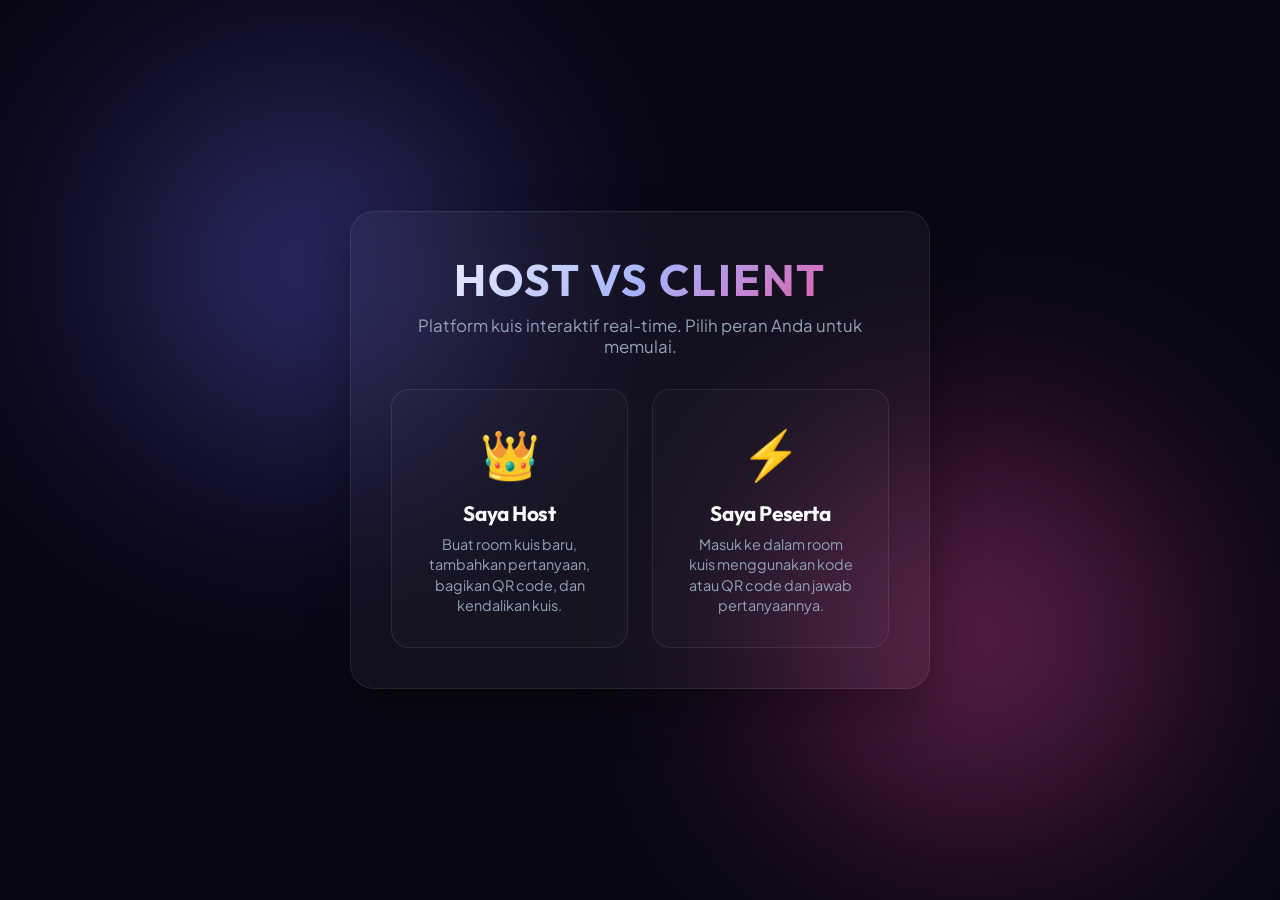
<file: static/index.html>
<!DOCTYPE html>
<html lang="id">
<head>
    <meta charset="UTF-8">
    <meta name="viewport" content="width=device-width, initial-scale=1.0">
    <title>Host vs Client Quiz Portal</title>
    <link rel="stylesheet" href="/static/css/style.css">
</head>
<body>
    <div class="glass-card">
        <h1 class="brand-title">HOST VS CLIENT</h1>
        <p class="subtitle">Platform kuis interaktif real-time. Pilih peran Anda untuk memulai.</p>
        
        <div class="landing-choices">
            <div class="choice-card" onclick="window.location.href='/static/host.html'">
                <div class="icon">👑</div>
                <h3>Saya Host</h3>
                <p>Buat room kuis baru, tambahkan pertanyaan, bagikan QR code, dan kendalikan kuis.</p>
            </div>
            
            <div class="choice-card" onclick="window.location.href='/static/client.html'">
                <div class="icon">⚡</div>
                <h3>Saya Peserta</h3>
                <p>Masuk ke dalam room kuis menggunakan kode atau QR code dan jawab pertanyaannya.</p>
            </div>
        </div>
    </div>
</body>
</html>
</file>
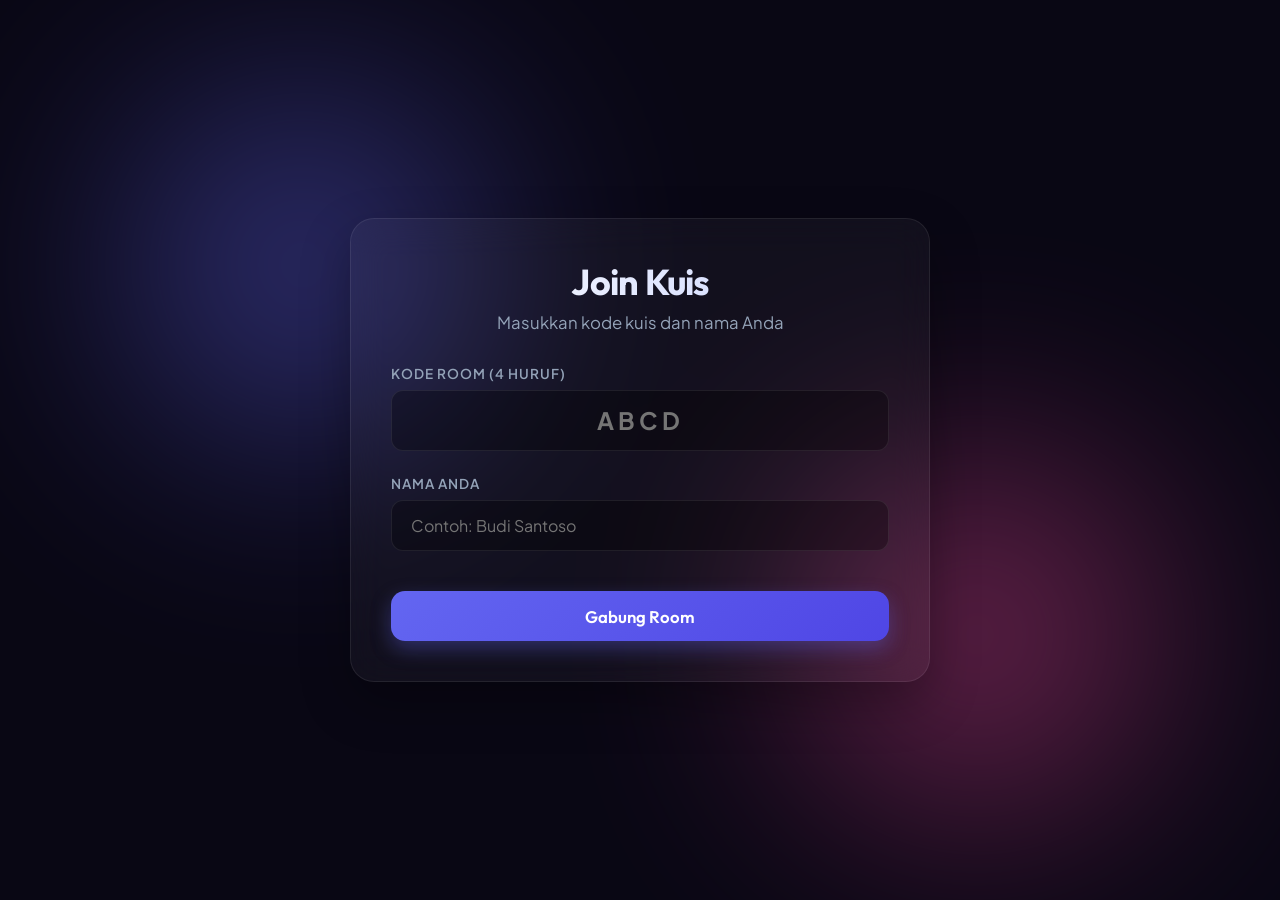
<file: static/client.html>
<!DOCTYPE html>
<html lang="id">
<head>
    <meta charset="UTF-8">
    <meta name="viewport" content="width=device-width, initial-scale=1.0">
    <title>Peserta Portal - Host vs Client Quiz</title>
    <link rel="stylesheet" href="/static/css/style.css">
</head>
<body>
    <!-- JOIN ROOM VIEW -->
    <div id="join-view" class="glass-card">
        <h1 style="text-align: center; margin-bottom: 0.5rem;">Join Kuis</h1>
        <p class="subtitle">Masukkan kode kuis dan nama Anda</p>
        
        <form id="join-form" onsubmit="event.preventDefault();">
            <div class="form-group">
                <label for="room-code-input">Kode Room (4 Huruf)</label>
                <input type="text" id="room-code-input" class="form-control" maxlength="4" placeholder="ABCD" required style="text-transform: uppercase; text-align: center; font-size: 1.5rem; letter-spacing: 4px; font-weight: 700;">
            </div>
            
            <div class="form-group">
                <label for="participant-name-input">Nama Anda</label>
                <input type="text" id="participant-name-input" class="form-control" placeholder="Contoh: Budi Santoso" required maxlength="15">
            </div>
            
            <button type="submit" class="btn btn-primary" style="width: 100%; margin-top: 1rem;" id="join-btn">Gabung Room</button>
        </form>
    </div>

    <!-- WAITING LOBBY VIEW -->
    <div id="waiting-view" class="glass-card hidden" style="text-align: center;">
        <h1 id="waiting-room-title">Nama Room</h1>
        <div class="pulse-timer" style="font-size: 4rem; margin: 2rem 0;">🎮</div>
        <h2>Selamat Datang, <span id="waiting-client-name" style="color: var(--primary);">User</span>!</h2>
        <p class="subtitle" style="margin-top: 1rem;">Menunggu Host memulai kuis. Harap tetap di halaman ini...</p>
    </div>

    <!-- QUIZ INTERACTIVE VIEW -->
    <div id="quiz-view" class="glass-card wide hidden">
        <div class="timer-banner">
            <div>
                <h3>Pertanyaan <span id="quiz-progress-text" class="progress-number">0/0</span></h3>
                <p id="quiz-title-running" style="color: var(--text-secondary); font-size: 0.9rem;">Kuis Sedang Berjalan</p>
            </div>
            <div class="timer-display pulse-timer">
                ⏳ <span id="quiz-timer">00</span>s
            </div>
        </div>
        
        <!-- Question Presentation -->
        <div class="question-card">
            <div class="question-text" id="question-text-display">Memuat pertanyaan...</div>
            
            <div class="client-options-grid">
                <button class="quiz-option-btn a" data-option="A">
                    <span class="option-badge a">A</span>
                    <span id="opt-text-a">Pilihan A</span>
                </button>
                <button class="quiz-option-btn b" data-option="B">
                    <span class="option-badge b">B</span>
                    <span id="opt-text-b">Pilihan B</span>
                </button>
                <button class="quiz-option-btn c" data-option="C">
                    <span class="option-badge c">C</span>
                    <span id="opt-text-c">Pilihan C</span>
                </button>
                <button class="quiz-option-btn d" data-option="D">
                    <span class="option-badge d">D</span>
                    <span id="opt-text-d">Pilihan D</span>
                </button>
            </div>
        </div>
    </div>

    <!-- QUIZ SUBMITTED / WAITING OTHERS VIEW -->
    <div id="submitted-view" class="glass-card hidden" style="text-align: center;">
        <h1>Jawaban Terkirim!</h1>
        <div style="font-size: 4rem; margin: 2rem 0;">⌛</div>
        <p class="subtitle">Anda telah menjawab semua soal. Menunggu kuis selesai untuk melihat hasil akhir...</p>
    </div>

    <!-- RESULTS VIEW -->
    <div id="results-view" class="glass-card wide hidden">
        <div style="text-align: center; margin-bottom: 2rem;">
            <h1>Kuis Selesai!</h1>
            <p class="subtitle">Berikut adalah hasil pencapaian Anda</p>
            <div style="font-size: 2.25rem; font-weight: 800; font-family: var(--font-outfit); color: var(--color-d); background: rgba(16, 185, 129, 0.1); padding: 1rem; border-radius: 16px; display: inline-block;">
                Skor Anda: <span id="result-score">0</span> Poin
            </div>
        </div>
        
        <h3 style="margin-bottom: 1rem;">Leaderboard Akhir</h3>
        <div class="leaderboard-list" id="client-leaderboard-list" style="margin-bottom: 2rem;">
            <!-- Rank listings -->
        </div>

        <h3 style="margin-bottom: 1rem;">Ulasan Jawaban Anda</h3>
        <div id="answers-review-list" style="display: flex; flex-direction: column; gap: 1rem;">
            <!-- Question reviews -->
        </div>

        <div class="btn-group-center" style="margin-top: 3rem;">
            <a href="/" class="btn btn-outline">Kembali ke Menu Utama</a>
        </div>
    </div>

    <script src="/static/js/client.js"></script>
</body>
</html>
</file>
<file: static/css/style.css>
@import url('https://fonts.googleapis.com/css2?family=Outfit:wght@300;400;500;600;700;800&family=Plus+Jakarta+Sans:wght@300;400;500;600;700;800&display=swap');

:root {
    --bg-dark: #090714;
    --card-bg: rgba(255, 255, 255, 0.04);
    --card-border: rgba(255, 255, 255, 0.08);
    --card-hover-bg: rgba(255, 255, 255, 0.08);
    --card-hover-border: rgba(255, 255, 255, 0.18);
    
    --primary: #6366f1;
    --primary-glow: rgba(99, 102, 241, 0.4);
    --primary-grad: linear-gradient(135deg, #6366f1 0%, #4f46e5 100%);
    --secondary-grad: linear-gradient(135deg, #ec4899 0%, #d946ef 100%);
    
    --text-primary: #f8fafc;
    --text-secondary: #94a3b8;
    --text-muted: #64748b;
    
    /* Option specific colors for the quiz questions */
    --color-a: #ef4444; /* Rose/Red */
    --color-b: #3b82f6; /* Blue */
    --color-c: #f59e0b; /* Amber */
    --color-d: #10b981; /* Emerald */
    
    --font-outfit: 'Outfit', sans-serif;
    --font-jakarta: 'Plus Jakarta Sans', sans-serif;
}

* {
    margin: 0;
    padding: 0;
    box-sizing: border-box;
}

body {
    background-color: var(--bg-dark);
    color: var(--text-primary);
    font-family: var(--font-jakarta);
    min-height: 100vh;
    overflow-x: hidden;
    position: relative;
    display: flex;
    flex-direction: column;
    justify-content: center;
    align-items: center;
}

/* Background glowing circles */
body::before, body::after {
    content: '';
    position: absolute;
    width: 350px;
    height: 350px;
    border-radius: 50%;
    z-index: -1;
    filter: blur(120px);
    opacity: 0.45;
}

body::before {
    background: #6366f1;
    top: 10%;
    left: 10%;
}

body::after {
    background: #ec4899;
    bottom: 10%;
    right: 10%;
}

/* Glass Container Card */
.glass-card {
    background: var(--card-bg);
    border: 1px solid var(--card-border);
    backdrop-filter: blur(18px);
    -webkit-backdrop-filter: blur(18px);
    border-radius: 24px;
    padding: 2.5rem;
    width: 90%;
    max-width: 580px;
    box-shadow: 0 20px 50px rgba(0, 0, 0, 0.3);
    transition: transform 0.3s ease, border-color 0.3s ease, box-shadow 0.3s ease;
}

.glass-card:hover {
    border-color: var(--card-hover-border);
    box-shadow: 0 25px 60px rgba(99, 102, 241, 0.15);
}

.glass-card.wide {
    max-width: 960px;
    width: 95%;
}

h1, h2, h3, .brand-title {
    font-family: var(--font-outfit);
    font-weight: 700;
    letter-spacing: -0.02em;
}

h1 {
    font-size: 2.25rem;
    margin-bottom: 0.75rem;
    background: linear-gradient(to right, #ffffff, #c7d2fe);
    -webkit-background-clip: text;
    -webkit-text-fill-color: transparent;
}

.brand-title {
    font-size: 2.75rem;
    margin-bottom: 0.5rem;
    text-align: center;
    background: linear-gradient(135deg, #ffffff 0%, #a5b4fc 50%, #ec4899 100%);
    -webkit-background-clip: text;
    -webkit-text-fill-color: transparent;
    text-transform: uppercase;
    letter-spacing: 2px;
}

.subtitle {
    color: var(--text-secondary);
    font-size: 1.05rem;
    margin-bottom: 2rem;
    text-align: center;
}

/* Form inputs & UI Controls */
.form-group {
    margin-bottom: 1.5rem;
    display: flex;
    flex-direction: column;
}

.form-group label {
    font-size: 0.85rem;
    font-weight: 600;
    color: var(--text-secondary);
    margin-bottom: 0.5rem;
    text-transform: uppercase;
    letter-spacing: 1px;
}

.form-control {
    background: rgba(0, 0, 0, 0.3);
    border: 1px solid var(--card-border);
    border-radius: 12px;
    padding: 0.9rem 1.2rem;
    color: var(--text-primary);
    font-family: var(--font-jakarta);
    font-size: 1rem;
    transition: border-color 0.2s, box-shadow 0.2s;
}

.form-control:focus {
    outline: none;
    border-color: var(--primary);
    box-shadow: 0 0 0 3px var(--primary-glow);
}

/* Buttons */
.btn {
    display: inline-flex;
    align-items: center;
    justify-content: center;
    font-family: var(--font-outfit);
    font-weight: 600;
    font-size: 1.05rem;
    padding: 0.9rem 2rem;
    border-radius: 14px;
    border: none;
    cursor: pointer;
    transition: all 0.3s cubic-bezier(0.4, 0, 0.2, 1);
    color: #fff;
    text-decoration: none;
}

.btn-primary {
    background: var(--primary-grad);
    box-shadow: 0 8px 20px rgba(99, 102, 241, 0.35);
}

.btn-primary:hover {
    transform: translateY(-3px);
    box-shadow: 0 12px 25px rgba(99, 102, 241, 0.5);
}

.btn-secondary {
    background: var(--secondary-grad);
    box-shadow: 0 8px 20px rgba(236, 72, 153, 0.35);
}

.btn-secondary:hover {
    transform: translateY(-3px);
    box-shadow: 0 12px 25px rgba(236, 72, 153, 0.5);
}

.btn-outline {
    background: transparent;
    border: 1px solid var(--card-border);
    color: var(--text-primary);
}

.btn-outline:hover {
    background: rgba(255, 255, 255, 0.05);
    border-color: var(--text-secondary);
}

.btn-danger {
    background: linear-gradient(135deg, #f43f5e 0%, #e11d48 100%);
    box-shadow: 0 8px 20px rgba(244, 63, 94, 0.3);
}

.btn-danger:hover {
    transform: translateY(-3px);
    box-shadow: 0 12px 25px rgba(244, 63, 94, 0.45);
}

.btn:active {
    transform: translateY(-1px);
}

.btn-group-center {
    display: flex;
    gap: 1rem;
    justify-content: center;
    margin-top: 1.5rem;
}

/* Landing Page Specific */
.landing-choices {
    display: grid;
    grid-template-columns: 1fr;
    gap: 1.5rem;
    margin-top: 2rem;
}

@media (min-width: 480px) {
    .landing-choices {
        grid-template-columns: 1fr 1fr;
    }
}

.choice-card {
    background: rgba(255, 255, 255, 0.02);
    border: 1px solid var(--card-border);
    border-radius: 18px;
    padding: 2rem;
    text-align: center;
    cursor: pointer;
    transition: all 0.3s ease;
    display: flex;
    flex-direction: column;
    align-items: center;
}

.choice-card:hover {
    background: var(--card-hover-bg);
    border-color: var(--primary);
    transform: translateY(-6px);
}

.choice-card .icon {
    font-size: 3rem;
    margin-bottom: 1rem;
}

.choice-card h3 {
    margin-bottom: 0.5rem;
    font-size: 1.3rem;
}

.choice-card p {
    font-size: 0.9rem;
    color: var(--text-secondary);
    line-height: 1.4;
}

/* Question Creator Styles (Host Dashboard) */
.question-item-form {
    background: rgba(0, 0, 0, 0.2);
    border: 1px solid var(--card-border);
    border-radius: 16px;
    padding: 1.5rem;
    margin-bottom: 1.5rem;
    position: relative;
    animation: fadeIn 0.4s ease-out;
}

.question-item-form .remove-q-btn {
    position: absolute;
    top: 1rem;
    right: 1rem;
    background: none;
    border: none;
    color: var(--text-muted);
    font-size: 1.25rem;
    cursor: pointer;
    transition: color 0.2s;
}

.question-item-form .remove-q-btn:hover {
    color: #ef4444;
}

.question-grid {
    display: grid;
    grid-template-columns: 1fr;
    gap: 1rem;
}

@media(min-width: 600px) {
    .question-grid {
        grid-template-columns: 1fr 1fr;
    }
}

.option-input-wrapper {
    display: flex;
    align-items: center;
    gap: 0.5rem;
}

.option-badge {
    display: inline-flex;
    justify-content: center;
    align-items: center;
    width: 28px;
    height: 28px;
    border-radius: 50%;
    font-weight: 700;
    font-size: 0.85rem;
    color: #fff;
    flex-shrink: 0;
}

.option-badge.a { background-color: var(--color-a); }
.option-badge.b { background-color: var(--color-b); }
.option-badge.c { background-color: var(--color-c); }
.option-badge.d { background-color: var(--color-d); }

/* QR Code & Join View (Host Lobby) */
.lobby-layout {
    display: grid;
    grid-template-columns: 1fr;
    gap: 2.5rem;
}

@media(min-width: 768px) {
    .lobby-layout {
        grid-template-columns: 1fr 1.2fr;
    }
}

.qr-section {
    display: flex;
    flex-direction: column;
    align-items: center;
    justify-content: center;
    text-align: center;
}

.room-code-display {
    font-family: var(--font-outfit);
    font-size: 3.5rem;
    font-weight: 800;
    letter-spacing: 4px;
    color: #fff;
    background: var(--primary-grad);
    -webkit-background-clip: text;
    -webkit-text-fill-color: transparent;
    margin: 0.5rem 0;
    text-shadow: 0 0 30px rgba(99, 102, 241, 0.3);
}

.qr-container {
    background: #fff;
    padding: 1rem;
    border-radius: 16px;
    margin: 1rem 0;
    display: inline-block;
    box-shadow: 0 10px 30px rgba(0,0,0,0.2);
}

/* Participants List */
.participants-section h3 {
    margin-bottom: 1rem;
    border-bottom: 1px solid var(--card-border);
    padding-bottom: 0.5rem;
}

.participant-badge-list {
    display: flex;
    flex-wrap: wrap;
    gap: 0.75rem;
    max-height: 300px;
    overflow-y: auto;
    padding: 0.5rem;
}

.participant-badge {
    background: rgba(255, 255, 255, 0.08);
    border: 1px solid var(--card-border);
    border-radius: 50px;
    padding: 0.6rem 1.2rem;
    font-weight: 600;
    color: var(--text-primary);
    display: flex;
    align-items: center;
    gap: 0.5rem;
    animation: scaleIn 0.3s ease-out;
}

.participant-badge::before {
    content: '';
    width: 8px;
    height: 8px;
    border-radius: 50%;
    background-color: var(--color-d); /* green indicator for active */
}

/* Monitor Dashboard (Host Running State) */
.timer-banner {
    display: flex;
    justify-content: space-between;
    align-items: center;
    background: rgba(255, 255, 255, 0.03);
    border-radius: 16px;
    padding: 1rem 1.5rem;
    margin-bottom: 2rem;
    border: 1px solid var(--card-border);
}

.timer-display {
    font-family: var(--font-outfit);
    font-size: 2rem;
    font-weight: 800;
    color: var(--color-c);
}

/* Monitoring Progress Grid / Table */
.progress-list {
    display: flex;
    flex-direction: column;
    gap: 1rem;
}

.progress-item {
    background: rgba(255,255,255,0.02);
    border: 1px solid var(--card-border);
    border-radius: 12px;
    padding: 1rem;
    display: flex;
    align-items: center;
    justify-content: space-between;
    gap: 1rem;
}

.progress-info {
    flex-grow: 1;
}

.progress-name {
    font-weight: 600;
    font-size: 1.1rem;
    margin-bottom: 0.25rem;
}

.progress-bar-container {
    width: 100%;
    height: 8px;
    background: rgba(255,255,255,0.1);
    border-radius: 4px;
    overflow: hidden;
}

.progress-bar-fill {
    height: 100%;
    background: var(--primary-grad);
    transition: width 0.4s ease;
}

/* Client Interactive Quiz Screen */
.question-card {
    text-align: left;
}

.question-text {
    font-size: 1.4rem;
    font-weight: 600;
    line-height: 1.5;
    margin-bottom: 2rem;
}

.client-options-grid {
    display: grid;
    grid-template-columns: 1fr;
    gap: 1.25rem;
}

@media(min-width: 600px) {
    .client-options-grid {
        grid-template-columns: 1fr 1fr;
    }
}

.quiz-option-btn {
    background: rgba(255, 255, 255, 0.03);
    border: 1px solid var(--card-border);
    border-radius: 16px;
    padding: 1.5rem;
    text-align: left;
    color: #fff;
    cursor: pointer;
    font-size: 1.15rem;
    font-family: var(--font-jakarta);
    font-weight: 500;
    display: flex;
    align-items: center;
    gap: 1rem;
    transition: all 0.25s cubic-bezier(0.4, 0, 0.2, 1);
}

.quiz-option-btn:hover {
    transform: translateY(-3px);
}

.quiz-option-btn.selected {
    box-shadow: 0 0 20px var(--primary-glow);
    border-color: var(--primary);
    background: rgba(99, 102, 241, 0.1);
}

.quiz-option-btn.a:hover { border-color: var(--color-a); background: rgba(239, 68, 68, 0.05); }
.quiz-option-btn.b:hover { border-color: var(--color-b); background: rgba(59, 130, 246, 0.05); }
.quiz-option-btn.c:hover { border-color: var(--color-c); background: rgba(245, 158, 11, 0.05); }
.quiz-option-btn.d:hover { border-color: var(--color-d); background: rgba(16, 185, 129, 0.05); }

/* Leaderboard Styles */
.leaderboard-list {
    display: flex;
    flex-direction: column;
    gap: 0.75rem;
}

.leaderboard-row {
    display: flex;
    align-items: center;
    padding: 1rem 1.25rem;
    background: rgba(255, 255, 255, 0.02);
    border: 1px solid var(--card-border);
    border-radius: 16px;
    transition: all 0.3s ease;
}

.leaderboard-row.podium-1 {
    background: linear-gradient(135deg, rgba(245, 158, 11, 0.15) 0%, rgba(251, 191, 36, 0.05) 100%);
    border-color: rgba(245, 158, 11, 0.4);
}
.leaderboard-row.podium-2 {
    background: linear-gradient(135deg, rgba(226, 232, 240, 0.12) 0%, rgba(203, 213, 225, 0.04) 100%);
    border-color: rgba(148, 163, 184, 0.4);
}
.leaderboard-row.podium-3 {
    background: linear-gradient(135deg, rgba(180, 83, 9, 0.12) 0%, rgba(217, 119, 6, 0.03) 100%);
    border-color: rgba(180, 83, 9, 0.4);
}

.leaderboard-rank {
    font-family: var(--font-outfit);
    font-size: 1.5rem;
    font-weight: 800;
    width: 40px;
    color: var(--text-secondary);
}

.podium-1 .leaderboard-rank { color: #fbbf24; }
.podium-2 .leaderboard-rank { color: #cbd5e1; }
.podium-3 .leaderboard-rank { color: #b45309; }

.leaderboard-name {
    flex-grow: 1;
    font-weight: 600;
    font-size: 1.15rem;
}

.leaderboard-score {
    font-family: var(--font-outfit);
    font-weight: 700;
    font-size: 1.25rem;
    color: var(--primary);
}

/* Animations */
@keyframes fadeIn {
    from { opacity: 0; transform: translateY(10px); }
    to { opacity: 1; transform: translateY(0); }
}

@keyframes scaleIn {
    from { transform: scale(0.9); opacity: 0; }
    to { transform: scale(1); opacity: 1; }
}

/* Progress and helper styles */
.progress-number {
    font-family: var(--font-outfit);
    font-weight: 700;
}

.pulse-timer {
    animation: pulse 1s infinite alternate;
}

@keyframes pulse {
    0% { transform: scale(1); }
    100% { transform: scale(1.05); }
}

/* Hidden views helper */
.hidden {
    display: none !important;
}
</file>
